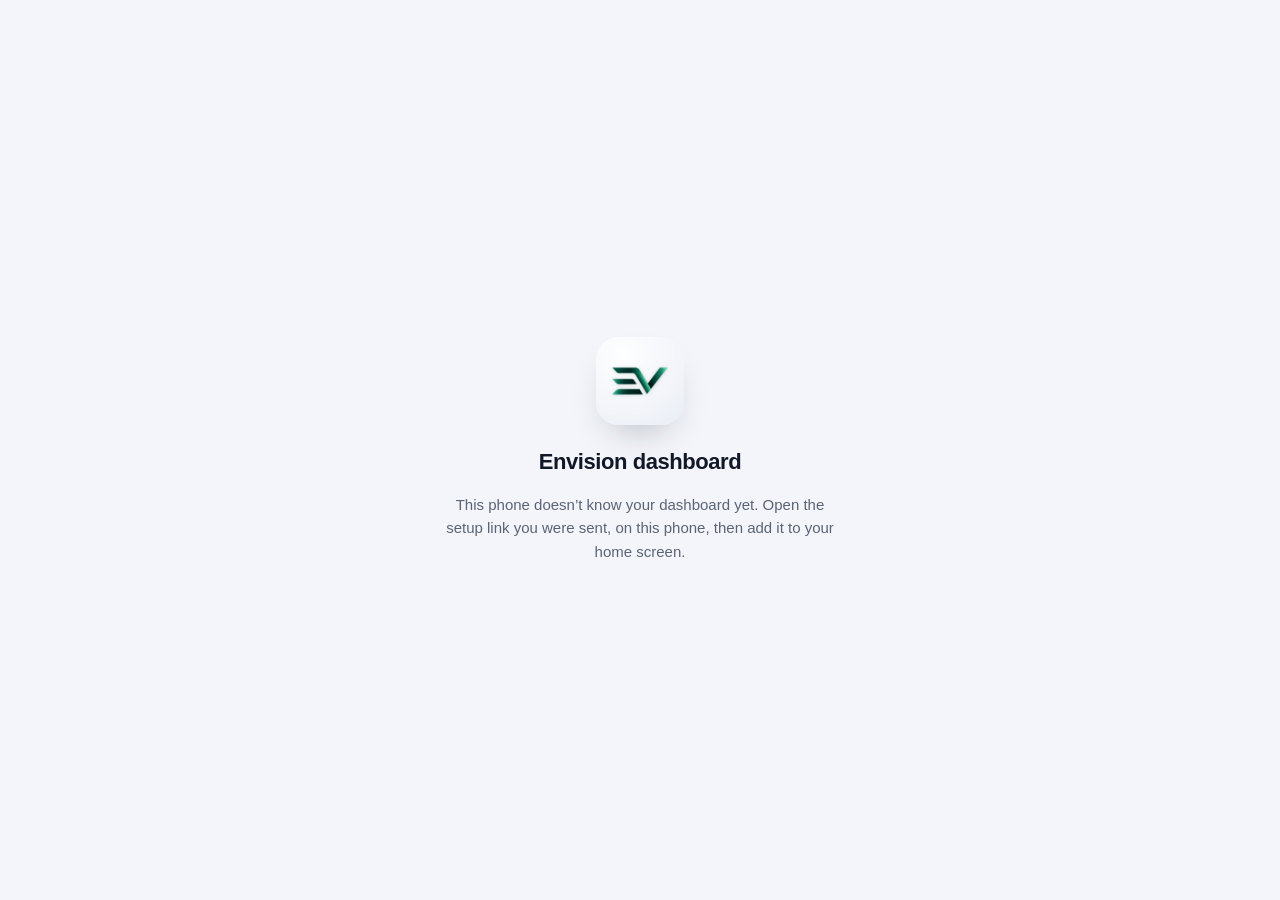
<file: dashboard/index.html>
<!doctype html>
<html lang="en">
<head>
  <meta charset="utf-8">
  <meta name="viewport" content="width=device-width,initial-scale=1,viewport-fit=cover">
  <title>Envision</title>
  <!-- Home-screen front door for the team dashboard, which lives in Claude. It exists so that
       "Add to Home Screen" picks up the Envision icon. The dashboard address is never stored in
       this file: it arrives in the link's #fragment (never sent to the server) and stays on the device. -->
  <meta name="robots" content="noindex,nofollow">
  <meta name="referrer" content="no-referrer">
  <meta name="color-scheme" content="light">
  <meta name="theme-color" content="#f3f5fa">
  <meta name="apple-mobile-web-app-title" content="Envision">
  <link rel="icon" type="image/png" sizes="32x32" href="favicon-32.png">
  <link rel="icon" type="image/png" sizes="192x192" href="icon-192.png">
  <link rel="apple-touch-icon" sizes="180x180" href="icon-180.png">
  <!-- No web manifest on purpose: phones then save the page's current address (the #go= link)
       for the icon, instead of a fixed start address that can't carry the dashboard link. -->
  <style>
    :root { --bg:#f3f5fa; --card:#fff; --fg:#111827; --muted:#5b6474; --line:#e3e7ef; --primary:#1f2a3d; }
    * { box-sizing:border-box; }
    html,body { margin:0; min-height:100%; }
    body { display:grid; place-items:center; min-height:100svh; padding:24px 16px; background:var(--bg); color:var(--fg); font:15px/1.55 -apple-system,BlinkMacSystemFont,"Segoe UI",Inter,Roboto,sans-serif; }
    main { display:grid; justify-items:center; gap:14px; width:min(400px,100%); text-align:center; }
    .icon { width:88px; height:88px; border-radius:22px; box-shadow:0 18px 40px -22px rgba(17,24,39,.45); }
    h1 { margin:6px 0 0; font-size:22px; letter-spacing:-.02em; }
    p { margin:0; color:var(--muted); }
    .card { display:grid; gap:10px; width:100%; margin-top:6px; padding:18px; border:1px solid var(--line); border-radius:18px; background:var(--card); text-align:left; }
    .card b { color:var(--fg); }
    ol { margin:0; padding-left:20px; color:var(--muted); }
    li + li { margin-top:4px; }
    .btn { display:inline-flex; align-items:center; justify-content:center; min-height:46px; padding:0 22px; border-radius:14px; background:var(--primary); color:#fff; font-weight:600; text-decoration:none; }
    .note { font-size:13px; }
    [hidden] { display:none !important; }
  </style>
</head>
<body>
  <main>
    <img class="icon" src="icon-192.png" alt="" width="88" height="88">
    <h1>Envision dashboard</h1>

    <section id="opening" hidden>
      <p>Opening your dashboard…</p>
      <p class="note"><a id="opening-link" href="#">Tap here if nothing happens</a></p>
    </section>

    <section id="setup" hidden>
      <p>This screen only shows up for setup. Add it to your home screen now, and the icon will open your dashboard straight away.</p>
      <div class="card">
        <b>Add it to your home screen</b>
        <ol id="setup-steps"></ol>
      </div>
      <p style="margin-top:8px"><a class="btn" id="setup-link" href="#">Open dashboard</a></p>
    </section>

    <section id="missing" hidden>
      <p>This phone doesn’t know your dashboard yet. Open the setup link you were sent, on this phone, then add it to your home screen.</p>
    </section>
  </main>
  <script>
    (() => {
      const KEY = 'envision-dashboard';
      const valid = id => /^[A-Za-z0-9_-]{8,64}$/.test(id || '');
      const read = () => { try { return localStorage.getItem(KEY); } catch (_) { return null; } };
      const keep = id => { try { localStorage.setItem(KEY, id); } catch (_) {} };
      const show = name => { document.getElementById(name).hidden = false; };

      // Two kinds of link: the setup link (#w=) shows how to add the icon, and the address the
      // icon saves (#go=) always opens the dashboard at once.
      const params = new URLSearchParams(location.hash.slice(1));
      const launch = valid(params.get('go')) ? params.get('go') : '';
      const setup = valid(params.get('w')) ? params.get('w') : '';
      const saved = read();
      const id = launch || setup || (valid(saved) ? saved : '');
      if (!id) { show('missing'); return; }
      keep(id);
      const target = 'https://claude.ai/artifact/' + encodeURIComponent(id);
      const fromIcon = navigator.standalone === true || matchMedia('(display-mode: standalone)').matches;

      if (setup && !launch && !fromIcon) {
        // Swap the address before the person adds it, so the icon saves the open-at-once link.
        history.replaceState(null, '', location.pathname + '#go=' + encodeURIComponent(id));
        const ua = navigator.userAgent;
        const steps = /iPhone|iPad|iPod/.test(ua) || (navigator.platform === 'MacIntel' && navigator.maxTouchPoints > 1)
          ? ['In Safari, tap the <b>Share</b> button (the square with an arrow).', 'Tap <b>Add to Home Screen</b>. If you see <b>Open as Web App</b>, turn it off, so it opens where you’re signed in to Claude.', 'Tap <b>Add</b>.']
          : /Android/.test(ua)
            ? ['In Chrome, tap <b>⋮</b> at the top right.', 'Tap <b>Add to home screen</b>, then <b>Add</b>.']
            : ['In Chrome, open <b>⋮</b> → <b>Cast, save and share</b>.', 'Choose <b>Create shortcut…</b>, then <b>Create</b>.'];
        document.getElementById('setup-steps').innerHTML = steps.map(s => `<li>${s}</li>`).join('');
        document.getElementById('setup-link').href = target;
        show('setup');
        return;
      }
      document.getElementById('opening-link').href = target;
      show('opening');
      location.replace(target);
    })();
  </script>
</body>
</html>
</file>
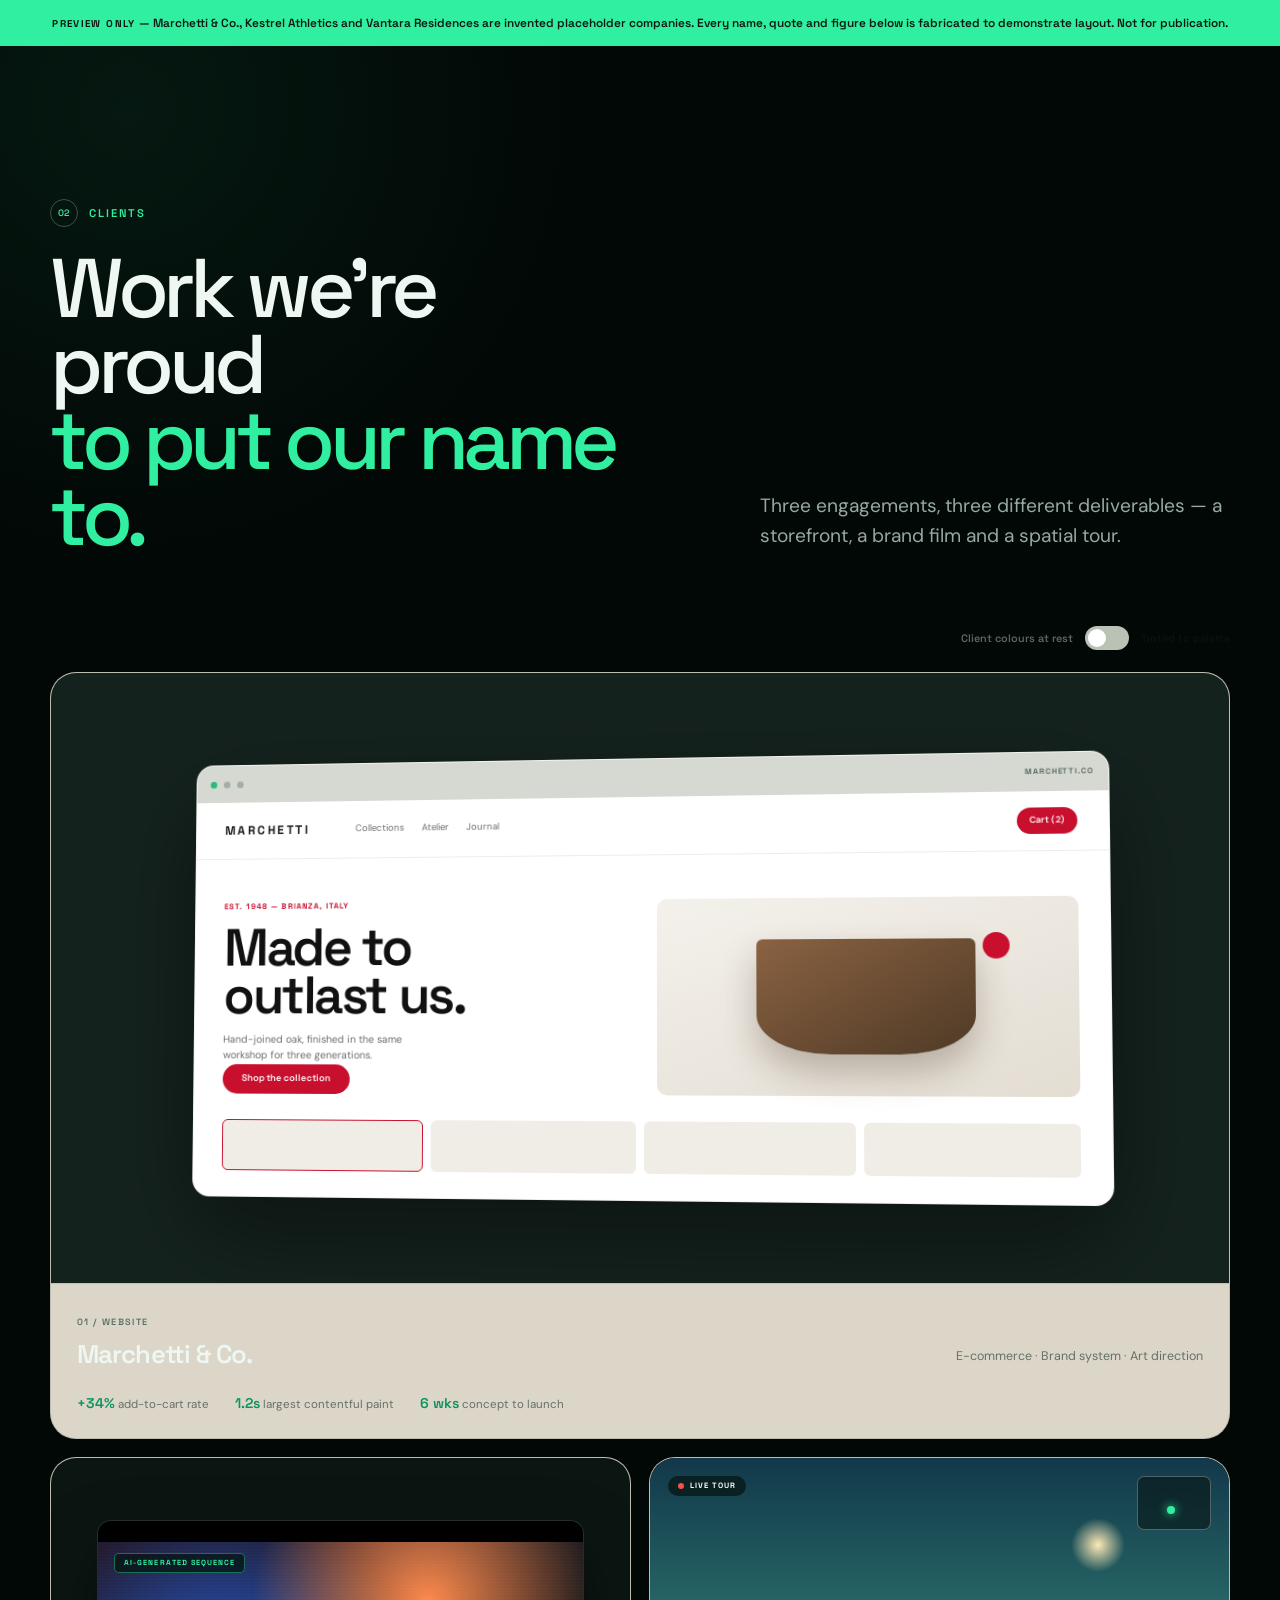
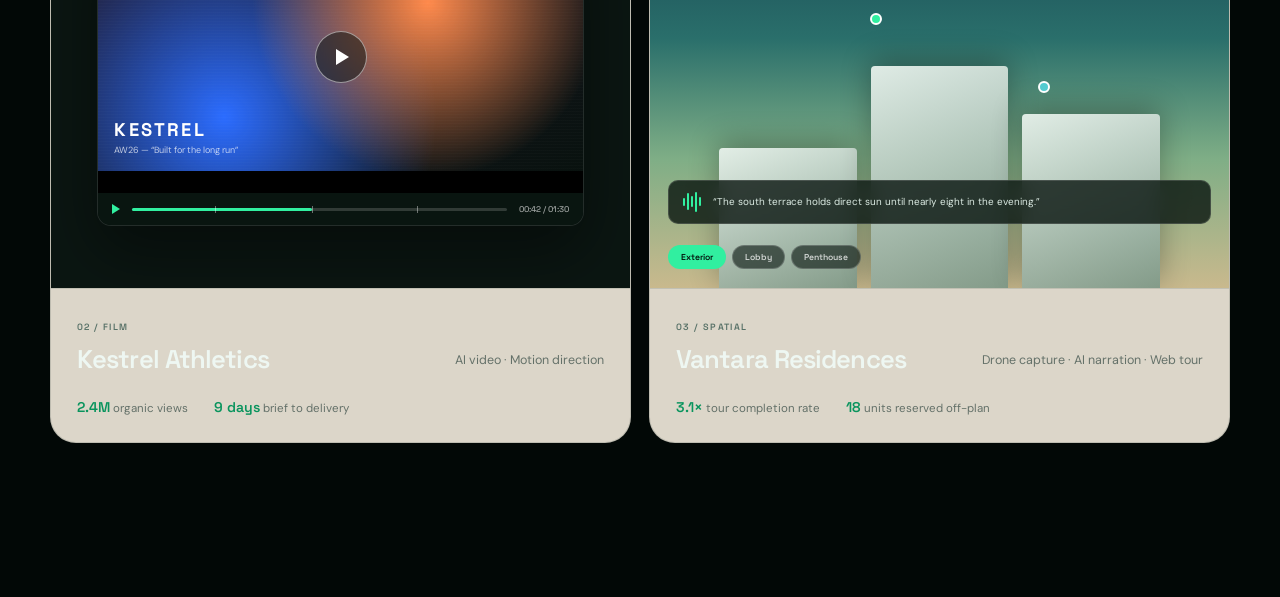
<file: work-preview.html>
<!doctype html>
<html lang="en">
<head>
<meta charset="utf-8">
<meta name="viewport" content="width=device-width, initial-scale=1">
<meta name="robots" content="noindex, nofollow">
<title>Work section — client preview</title>
<link rel="preconnect" href="https://fonts.googleapis.com">
<link rel="preconnect" href="https://fonts.gstatic.com" crossorigin>
<link href="https://fonts.googleapis.com/css2?family=DM+Sans:wght@400;500;600&family=Space+Grotesk:wght@400;500;600;700&display=swap" rel="stylesheet">
<link rel="stylesheet" href="styles.css">
<style>
/* ---- preview chrome (not part of the site) ---- */
.pv-banner { padding:14px 24px; color:#0a1a12; background:#31efa0; font:600 .74rem/1.5 "Space Grotesk",sans-serif; text-align:center; }
.pv-banner b { text-transform:uppercase; letter-spacing:.14em; font-size:.62rem; }
.pv-controls { display:flex; align-items:center; justify-content:flex-end; gap:12px; margin:0 0 22px; color:#5b675f; font:600 .68rem/1 "Space Grotesk",sans-serif; }
.pv-controls b { color:#09110e; }
.pv-switch { width:44px; height:24px; padding:3px; border:0; border-radius:999px; background:#b9c2b5; cursor:pointer; transition:background 240ms ease; }
.pv-switch i { display:block; width:18px; height:18px; border-radius:50%; background:#fff; transition:transform 240ms cubic-bezier(.2,.8,.2,1); }
.pv-switch[aria-pressed="true"] { background:#09945d; }
.pv-switch[aria-pressed="true"] i { transform:translateX(20px); }
.project-grid.is-tinted .project-visual { filter:saturate(.16) contrast(1.06) brightness(.97); transition:filter 520ms ease; }
.project-grid.is-tinted .project:hover .project-visual { filter:none; }

/* ---- shared additions to the real card ---- */
.project-results { display:flex; flex-wrap:wrap; gap:8px 26px; padding:0 26px 24px; }
.project-results span { color:#647169; font-size:.72rem; }
.project-results b { color:#09945d; font:600 .88rem/1 "Space Grotesk",sans-serif; }

/* ================= 01 — MARCHETTI (website, deliberately red/white) ================= */
.project-site { display:grid; place-items:center; padding:6%; background:#14221d; }
.mc { background:#fff; color:#1a1a1a; font-family:"DM Sans",sans-serif; }
.mc-nav { display:flex; align-items:center; gap:26px; padding:16px 30px; border-bottom:1px solid #ececec; }
.mc-nav b { font:700 .78rem/1 "Space Grotesk",sans-serif; letter-spacing:.2em; }
.mc-nav nav { display:flex; gap:18px; margin-left:22px; }
.mc-nav nav span { color:#6d6d6d; font-size:.6rem; }
.mc-nav em { margin-left:auto; padding:6px 12px; border-radius:999px; color:#fff; background:#c8102e; font-style:normal; font-size:.55rem; font-weight:600; }
.mc-hero { display:grid; grid-template-columns:1fr 1fr; gap:34px; padding:44px 30px 26px; }
.mc-copy { display:flex; flex-direction:column; align-items:flex-start; }
.mc-copy small { color:#c8102e; font:700 .5rem/1 "Space Grotesk",sans-serif; letter-spacing:.14em; text-transform:uppercase; }
.mc-copy strong { margin:14px 0 12px; color:#111; font:600 clamp(1.9rem,4.2vw,3.4rem)/.92 "Space Grotesk",sans-serif; letter-spacing:-.045em; }
.mc-copy p { max-width:30ch; margin:0; color:#6d6d6d; font-size:.66rem; line-height:1.6; }
.mc-cta { margin-top:auto; padding:10px 20px; border-radius:999px; color:#fff; background:#c8102e; font:600 .6rem/1 "Space Grotesk",sans-serif; }
.mc-product { position:relative; display:grid; place-items:center; min-height:170px; border-radius:10px; background:linear-gradient(160deg,#f4f1ec,#e3ddd2); }
.mc-product i { width:52%; height:58%; border-radius:6px 6px 34% 34%; background:linear-gradient(150deg,#8a6242,#4f3a26); box-shadow:0 18px 34px rgba(60,40,22,.28); }
.mc-product u { position:absolute; right:16%; top:18%; width:26px; height:26px; border-radius:50%; background:#c8102e; }
.mc-strip { display:grid; grid-template-columns:repeat(4,1fr); gap:8px; padding:0 30px 26px; }
.mc-strip i { height:52px; border-radius:6px; background:#f0ede7; }
.mc-strip i:first-child { border:1.5px solid #c8102e; }

/* ================= 02 — KESTREL (AI brand film) ================= */
.project-film { display:grid; place-items:center; padding:8%; background:#0b1612; }
.film { width:100%; overflow:hidden; border:1px solid rgba(255,255,255,.12); border-radius:14px; background:#06100c; box-shadow:0 26px 64px rgba(0,0,0,.44); }
.film-frame { position:relative; aspect-ratio:16/9; overflow:hidden; }
.film-scene { position:absolute; inset:0; background:radial-gradient(circle at 68% 30%,#ff8a4c,transparent 46%),radial-gradient(circle at 26% 72%,#2b6cff,transparent 52%),linear-gradient(150deg,#241a2e,#07110d); animation:film-drift 9s ease-in-out infinite alternate; }
@keyframes film-drift { to { transform:scale(1.08) translateX(-2%); } }
.film-frame::before,.film-frame::after { content:""; position:absolute; left:0; right:0; height:8%; background:#000; z-index:2; }
.film-frame::before { top:0; } .film-frame::after { bottom:0; }
.film-grain { position:absolute; inset:0; opacity:.3; background-image:repeating-linear-gradient(0deg,rgba(255,255,255,.05) 0 1px,transparent 1px 3px); }
.film-play { position:absolute; top:50%; left:50%; z-index:3; display:grid; place-items:center; width:52px; height:52px; padding:0; border:1px solid rgba(255,255,255,.5); border-radius:50%; background:rgba(8,18,13,.5); backdrop-filter:blur(6px); transform:translate(-50%,-50%); }
.film-play i { width:0; height:0; margin-left:4px; border-top:8px solid transparent; border-bottom:8px solid transparent; border-left:13px solid #fff; }
.film-badge { position:absolute; top:12%; left:16px; z-index:3; padding:5px 9px; border:1px solid rgba(49,239,160,.4); border-radius:5px; color:#31efa0; background:rgba(4,20,13,.7); font:700 .46rem/1 "Space Grotesk",sans-serif; letter-spacing:.14em; }
.film-lower { position:absolute; bottom:13%; left:16px; z-index:3; }
.film-lower b { display:block; color:#fff; font:700 1.15rem/1 "Space Grotesk",sans-serif; letter-spacing:.12em; }
.film-lower span { display:block; margin-top:4px; color:rgba(255,255,255,.72); font-size:.56rem; }
.film-bar { display:flex; align-items:center; gap:12px; padding:11px 14px; background:#091510; }
.film-play-sm { width:0; height:0; border-top:5px solid transparent; border-bottom:5px solid transparent; border-left:8px solid #31efa0; }
.film-track { position:relative; flex:1; height:3px; border-radius:3px; background:rgba(255,255,255,.16); }
.film-track u { position:absolute; inset:0 52% 0 0; border-radius:3px; background:#31efa0; }
.film-track s { position:absolute; top:-2px; width:1px; height:7px; background:rgba(255,255,255,.4); }
.film-track s:nth-of-type(1){left:22%}.film-track s:nth-of-type(2){left:48%}.film-track s:nth-of-type(3){left:76%}
.film-bar em { color:rgba(255,255,255,.6); font:500 .52rem/1 "Space Grotesk",sans-serif; font-style:normal; }

/* ================= 03 — VANTARA (AI drone tour) ================= */
.project-tour { position:relative; overflow:hidden; background:#07110d; }
.tour { position:absolute; inset:0; }
.tour-sky { position:absolute; inset:0; background:linear-gradient(#12384a 0%,#2a6f6b 42%,#7fae86 70%,#c9b98d 100%); }
.tour-sky::after { content:""; position:absolute; top:14%; right:18%; width:54px; height:54px; border-radius:50%; background:radial-gradient(circle,#ffe9b5,rgba(255,233,181,0) 70%); }
.tour-blocks { position:absolute; inset:auto 0 0 0; display:flex; align-items:flex-end; justify-content:center; gap:14px; height:56%; padding:0 12%; }
.tour-blocks i { flex:1; border-radius:4px 4px 0 0; background:linear-gradient(160deg,rgba(233,242,236,.94),rgba(120,150,136,.86)); box-shadow:0 -6px 30px rgba(0,0,0,.3); }
.tour-blocks i:nth-child(1){height:58%}.tour-blocks i:nth-child(2){height:92%}.tour-blocks i:nth-child(3){height:72%}
.tour-pin { position:absolute; z-index:3; width:12px; height:12px; border:2px solid #fff; border-radius:50%; background:#31efa0; box-shadow:0 0 0 0 rgba(49,239,160,.55); animation:tour-pulse 2.4s ease-out infinite; }
.tour-pin-2 { animation-delay:1.1s; background:#53cbd0; }
@keyframes tour-pulse { 70%,100% { box-shadow:0 0 0 16px rgba(49,239,160,0); } }
.tour-pin-1 { top:36%; left:38%; } .tour-pin-2 { top:52%; right:31%; }
.tour-badge { position:absolute; top:18px; left:18px; z-index:4; display:flex; align-items:center; gap:6px; padding:6px 10px; border-radius:999px; color:#fff; background:rgba(6,18,13,.66); backdrop-filter:blur(8px); font:700 .48rem/1 "Space Grotesk",sans-serif; letter-spacing:.13em; }
.tour-badge i { width:6px; height:6px; border-radius:50%; background:#ff4d4d; animation:tour-blink 1.6s ease-in-out infinite; }
@keyframes tour-blink { 50% { opacity:.25; } }
.tour-map { position:absolute; top:18px; right:18px; z-index:4; width:74px; height:54px; border:1px solid rgba(255,255,255,.28); border-radius:7px; background:rgba(6,18,13,.55); backdrop-filter:blur(8px); }
.tour-map i { position:absolute; top:56%; left:40%; width:8px; height:8px; border-radius:50%; background:#31efa0; box-shadow:0 0 10px #31efa0; }
.tour-caption { position:absolute; right:18px; bottom:64px; left:18px; z-index:4; display:flex; align-items:center; gap:12px; padding:11px 14px; border:1px solid rgba(255,255,255,.14); border-radius:10px; background:rgba(5,16,11,.78); backdrop-filter:blur(10px); }
.tour-caption p { margin:0; color:#dcebe3; font-size:.62rem; line-height:1.45; }
.tour-wave { display:flex; align-items:center; gap:2px; height:20px; }
.tour-wave i { width:2px; border-radius:2px; background:#31efa0; animation:tour-wave 1s ease-in-out infinite; }
.tour-wave i:nth-child(1){height:40%;animation-delay:0s}.tour-wave i:nth-child(2){height:85%;animation-delay:.12s}.tour-wave i:nth-child(3){height:55%;animation-delay:.24s}.tour-wave i:nth-child(4){height:100%;animation-delay:.36s}.tour-wave i:nth-child(5){height:45%;animation-delay:.48s}
@keyframes tour-wave { 50% { transform:scaleY(.4); } }
.tour-chips { position:absolute; bottom:18px; left:18px; z-index:4; display:flex; gap:6px; }
.tour-chips span { padding:7px 12px; border:1px solid rgba(255,255,255,.2); border-radius:999px; color:rgba(255,255,255,.76); background:rgba(6,18,13,.6); backdrop-filter:blur(8px); font:600 .54rem/1 "Space Grotesk",sans-serif; }
.tour-chips span.is-on { color:#04150e; border-color:transparent; background:#31efa0; }

@media (max-width:880px) {
  .project-grid { grid-template-columns:1fr; }
  .mc-hero { grid-template-columns:1fr; }
  .mc-product { min-height:130px; }
}
</style>
</head>
<body>

<div class="pv-banner">
  <b>Preview only</b> — Marchetti &amp; Co., Kestrel Athletics and Vantara Residences are invented placeholder companies. Every name, quote and figure below is fabricated to demonstrate layout. Not for publication.
</div>

<section class="section work" id="work">
  <div class="section-shell">
    <div class="section-heading section-heading-wide reveal is-visible">
      <p class="kicker"><span>02</span> Clients</p>
      <h2>Work we&rsquo;re proud<br><em>to put our name to.</em></h2>
      <p>Three engagements, three different deliverables &mdash; a storefront, a brand film and a spatial tour.</p>
    </div>

    <div class="pv-controls">
      <span>Client colours at rest</span>
      <button class="pv-switch" id="tint" type="button" aria-pressed="false" aria-label="Toggle tinted treatment"><i></i></button>
      <b>Tinted to palette</b>
    </div>

    <div class="project-grid" id="grid">

      <article class="project project-large reveal is-visible">
        <div class="project-visual project-site" aria-hidden="true">
          <div class="mock-browser">
            <div class="mock-browser-bar"><span></span><span></span><span></span><i>marchetti.co</i></div>
            <div class="mc">
              <header class="mc-nav">
                <b>MARCHETTI</b>
                <nav><span>Collections</span><span>Atelier</span><span>Journal</span></nav>
                <em>Cart (2)</em>
              </header>
              <div class="mc-hero">
                <div class="mc-copy">
                  <small>Est. 1948 &mdash; Brianza, Italy</small>
                  <strong>Made to<br>outlast us.</strong>
                  <p>Hand-joined oak, finished in the same workshop for three generations.</p>
                  <span class="mc-cta">Shop the collection</span>
                </div>
                <div class="mc-product"><i></i><u></u></div>
              </div>
              <div class="mc-strip"><i></i><i></i><i></i><i></i></div>
            </div>
          </div>
        </div>
        <div class="project-meta">
          <div><span>01 / WEBSITE</span><h3>Marchetti &amp; Co.</h3></div>
          <p>E-commerce &middot; Brand system &middot; Art direction</p>
        </div>
        <div class="project-results">
          <span><b>+34%</b> add-to-cart rate</span>
          <span><b>1.2s</b> largest contentful paint</span>
          <span><b>6 wks</b> concept to launch</span>
        </div>
      </article>

      <article class="project reveal is-visible">
        <div class="project-visual project-film" aria-hidden="true">
          <div class="film">
            <div class="film-frame">
              <div class="film-scene"></div>
              <div class="film-grain"></div>
              <div class="film-badge">AI-GENERATED SEQUENCE</div>
              <button class="film-play" type="button" tabindex="-1"><i></i></button>
              <div class="film-lower"><b>KESTREL</b><span>AW26 &mdash; &ldquo;Built for the long run&rdquo;</span></div>
            </div>
            <div class="film-bar">
              <i class="film-play-sm"></i>
              <div class="film-track"><u></u><s></s><s></s><s></s></div>
              <em>00:42 / 01:30</em>
            </div>
          </div>
        </div>
        <div class="project-meta">
          <div><span>02 / FILM</span><h3>Kestrel Athletics</h3></div>
          <p>AI video &middot; Motion direction</p>
        </div>
        <div class="project-results">
          <span><b>2.4M</b> organic views</span>
          <span><b>9 days</b> brief to delivery</span>
        </div>
      </article>

      <article class="project reveal is-visible">
        <div class="project-visual project-tour" aria-hidden="true">
          <div class="tour">
            <div class="tour-sky"></div>
            <div class="tour-blocks"><i></i><i></i><i></i></div>
            <span class="tour-pin tour-pin-1"></span>
            <span class="tour-pin tour-pin-2"></span>
            <div class="tour-badge"><i></i> LIVE TOUR</div>
            <div class="tour-map"><i></i></div>
            <div class="tour-caption">
              <div class="tour-wave"><i></i><i></i><i></i><i></i><i></i></div>
              <p>&ldquo;The south terrace holds direct sun until nearly eight in the evening.&rdquo;</p>
            </div>
            <div class="tour-chips"><span class="is-on">Exterior</span><span>Lobby</span><span>Penthouse</span></div>
          </div>
        </div>
        <div class="project-meta">
          <div><span>03 / SPATIAL</span><h3>Vantara Residences</h3></div>
          <p>Drone capture &middot; AI narration &middot; Web tour</p>
        </div>
        <div class="project-results">
          <span><b>3.1&times;</b> tour completion rate</span>
          <span><b>18</b> units reserved off-plan</span>
        </div>
      </article>

    </div>
  </div>
</section>

<script>
  var tint = document.getElementById('tint');
  var grid = document.getElementById('grid');
  tint.addEventListener('click', function () {
    var on = tint.getAttribute('aria-pressed') !== 'true';
    tint.setAttribute('aria-pressed', String(on));
    grid.classList.toggle('is-tinted', on);
  });
</script>
</body>
</html>
</file>
<file: styles.css>
:root {
  --ink: #020806;
  --ink-soft: #06130e;
  --panel: #0a1712;
  --panel-high: #0e2119;
  --paper: #eef7f2;
  --paper-warm: #e8e1d2;
  --muted: #96a9a0;
  --green: #31efa0;
  --green-deep: #0bad6b;
  --mint: #9ff8d2;
  --aqua: #53cbd0;
  --line: rgba(166, 239, 205, 0.15);
  --line-strong: rgba(166, 239, 205, 0.3);
  --display: "Space Grotesk", system-ui, sans-serif;
  --body: "DM Sans", system-ui, sans-serif;
  --radius: 24px;
}

*, *::before, *::after { box-sizing: border-box; }

html {
  scroll-behavior: smooth;
  scroll-padding-top: 100px;
  background: var(--ink);
}

body {
  margin: 0;
  min-width: 320px;
  overflow-x: hidden;
  color: var(--paper);
  background:
    radial-gradient(circle at 10% 5%, rgba(49, 239, 160, 0.07), transparent 28rem),
    var(--ink);
  font-family: var(--body);
  font-size: 16px;
  line-height: 1.55;
  -webkit-font-smoothing: antialiased;
  text-rendering: optimizeLegibility;
}

body.menu-open { overflow: hidden; }

::selection { color: var(--ink); background: var(--green); }

img, canvas { display: block; max-width: 100%; }

a { color: inherit; }

button, input, textarea, select { font: inherit; }

button { color: inherit; }

.sr-only {
  position: absolute;
  width: 1px;
  height: 1px;
  padding: 0;
  margin: -1px;
  overflow: hidden;
  clip: rect(0, 0, 0, 0);
  white-space: nowrap;
  border: 0;
}

:focus-visible {
  outline: 2px solid var(--green);
  outline-offset: 4px;
}

.skip-link {
  position: fixed;
  z-index: 1200;
  top: 12px;
  left: 12px;
  transform: translateY(-180%);
  padding: 11px 16px;
  border-radius: 999px;
  color: var(--ink);
  background: var(--green);
  text-decoration: none;
  font-weight: 700;
  transition: transform 180ms ease;
}

.skip-link:focus { transform: none; }

/* Loader */
.loader {
  transition: opacity 500ms ease 120ms, visibility 500ms ease 120ms;
}

.loader::before,
.loader::after {
  content: "";
  position: absolute;
  pointer-events: none;
}

.loader::before {
  width: 46vw;
  height: 46vw;
  max-width: 680px;
  max-height: 680px;
  border-radius: 50%;
  background: radial-gradient(circle, rgba(49, 239, 160, 0.13), rgba(83, 203, 208, 0.03) 40%, transparent 70%);
  animation: loader-breathe 2.4s ease-in-out infinite alternate;
}

.loader::after {
  inset: 0;
  opacity: 0.3;
  background-image:
    linear-gradient(rgba(49, 239, 160, 0.05) 1px, transparent 1px),
    linear-gradient(90deg, rgba(49, 239, 160, 0.05) 1px, transparent 1px);
  background-size: 72px 72px;
  mask-image: radial-gradient(circle at center, black, transparent 70%);
}

@keyframes loader-breathe { to { transform: scale(1.12); opacity: 0.65; } }

.loader-inner {
  position: relative;
  z-index: 1;
  width: min(560px, calc(100vw - 48px));
}

.loader-brand {
  display: flex;
  align-items: center;
  justify-content: center;
  gap: 20px;
  overflow: hidden;
}

.loader-mark {
  display: grid;
  place-items: center;
  filter: drop-shadow(0 0 24px rgba(49, 239, 160, 0.4));
  animation: loader-mark-in 700ms cubic-bezier(0.2, 0.8, 0.2, 1) both;
}

.loader-name {
  font: 600 clamp(1.4rem, 4vw, 2rem)/1 var(--display);
  letter-spacing: 0.28em;
  animation: loader-name-in 700ms cubic-bezier(0.2, 0.8, 0.2, 1) 80ms both;
}

.loader-meta {
  display: flex;
  justify-content: space-between;
  align-items: end;
  margin-top: 52px;
  color: var(--muted);
  font: 500 0.7rem/1 var(--display);
  letter-spacing: 0.16em;
  text-transform: uppercase;
}

.loader-percent {
  color: var(--paper);
  font-size: 1.7rem;
  letter-spacing: -0.04em;
}

.loader-track {
  position: relative;
  height: 2px;
  margin-top: 14px;
  overflow: hidden;
  background: rgba(255,255,255,0.1);
}

.loader-track span {
  position: absolute;
  inset: 0;
  transform: scaleX(0);
  transform-origin: left;
  background: linear-gradient(90deg, var(--green-deep), var(--green), var(--aqua));
  box-shadow: 0 0 20px rgba(49, 239, 160, 0.7);
}

@keyframes loader-mark-in { from { opacity: 0; transform: translateX(-28px) rotate(-8deg); } }
@keyframes loader-name-in { from { opacity: 0; transform: translateY(110%); } }

html.is-ready .loader {
  opacity: 0;
  visibility: hidden;
  pointer-events: none;
}

html.is-ready .loader-inner { transform: translateY(-12px); transition: transform 500ms ease; }

/* Floating navigation */
.topbar {
  position: fixed;
  z-index: 100;
  top: 18px;
  left: 50%;
  width: min(1180px, calc(100% - 36px));
  transform: translateX(-50%);
}

.topbar-inner {
  position: relative;
  display: flex;
  align-items: center;
  min-height: 70px;
  padding: 8px 10px 8px 18px;
  border: 1px solid rgba(255,255,255,0.09);
  border-radius: 24px;
  background: rgba(9, 18, 14, 0.97);
  box-shadow: 0 22px 70px rgba(0,0,0,0.28), inset 0 1px rgba(255,255,255,0.04);
  transition: background 250ms ease, border-color 250ms ease, transform 250ms ease;
}

.topbar.is-scrolled .topbar-inner {
  background: rgba(8, 16, 13, 0.93);
  border-color: rgba(49,239,160,0.14);
}

.brand {
  display: flex;
  align-items: center;
  gap: 10px;
  flex-shrink: 0;
  text-decoration: none;
}

.brand img {
  width: 46px;
  height: auto;
  filter: drop-shadow(0 0 12px rgba(49,239,160,0.28));
}

.brand-copy { display: flex; flex-direction: column; line-height: 1; }
.brand-copy strong { font: 600 1.02rem/1 var(--display); letter-spacing: -0.02em; }
.brand-copy small { margin-top: 5px; color: var(--muted); font-size: 0.58rem; letter-spacing: 0.1em; text-transform: uppercase; }

.nav-divider {
  width: 1px;
  height: 38px;
  margin: 0 22px;
  background: rgba(255,255,255,0.14);
}

.site-navigation {
  display: flex;
  align-items: center;
  justify-content: center;
  gap: 3px;
  flex: 1;
}

.nav-link {
  position: relative;
  padding: 11px 15px;
  border-radius: 999px;
  color: #c8d5cf;
  text-decoration: none;
  font: 600 0.78rem/1 var(--display);
  letter-spacing: 0.01em;
  transition: color 180ms ease, background 180ms ease, transform 180ms ease;
}

.nav-link:hover { color: var(--paper); transform: translateY(-1px); }

.nav-link.is-active {
  color: var(--ink);
  background: var(--paper-warm);
  box-shadow: 0 6px 20px rgba(0,0,0,0.18);
}

.nav-cta,
.nav-mobile-cta {
  display: inline-flex;
  align-items: center;
  gap: 16px;
  padding: 17px 20px;
  border-radius: 17px;
  color: #02150c;
  background: linear-gradient(120deg, var(--green-deep), var(--green));
  box-shadow: 0 12px 32px rgba(49, 239, 160, 0.16);
  text-decoration: none;
  white-space: nowrap;
  font: 700 0.76rem/1 var(--display);
  transition: transform 180ms ease, box-shadow 180ms ease;
}

.nav-cta:hover { transform: translateY(-2px); box-shadow: 0 16px 38px rgba(49,239,160,0.25); }
.nav-cta span, .nav-mobile-cta span { font-size: 1rem; transition: transform 180ms ease; }
.nav-cta:hover span, .nav-mobile-cta:hover span { transform: translate(2px,-2px); }
.nav-mobile-cta, .menu-toggle { display: none; }

/* Shared */
.kicker {
  display: flex;
  align-items: center;
  gap: 11px;
  margin: 0 0 24px;
  color: var(--green);
  font: 600 0.7rem/1 var(--display);
  letter-spacing: 0.18em;
  text-transform: uppercase;
}

.kicker > span:not(.status-dot) {
  display: inline-grid;
  place-items: center;
  width: 28px;
  height: 28px;
  border: 1px solid var(--line-strong);
  border-radius: 50%;
  font-size: 0.58rem;
  letter-spacing: 0;
}

.status-dot {
  position: relative;
  display: inline-block;
  width: 8px;
  height: 8px;
  border-radius: 50%;
  background: var(--green);
  box-shadow: 0 0 14px rgba(49,239,160,0.9);
}

.status-dot::after {
  content: "";
  position: absolute;
  inset: -5px;
  border: 1px solid rgba(49,239,160,0.5);
  border-radius: inherit;
  animation: pulse-ring 1.8s ease-out infinite;
}

@keyframes pulse-ring { to { transform: scale(1.6); opacity: 0; } }

.button {
  display: inline-flex;
  align-items: center;
  justify-content: center;
  gap: 24px;
  min-height: 56px;
  padding: 0 24px;
  border: 1px solid transparent;
  border-radius: 15px;
  cursor: pointer;
  text-decoration: none;
  font: 700 0.78rem/1 var(--display);
  transition: transform 180ms ease, border-color 180ms ease, background 180ms ease, box-shadow 180ms ease;
}

.button span { font-size: 1rem; }

.button-primary {
  color: #02150c;
  background: linear-gradient(120deg, var(--green-deep), var(--green) 65%, #55f2c7);
  box-shadow: 0 14px 34px rgba(49,239,160,0.17);
}

.button-primary:hover { box-shadow: 0 18px 48px rgba(49,239,160,0.28); transform: translateY(-2px); }

.button-secondary {
  color: var(--paper);
  border-color: var(--line-strong);
  background: rgba(255,255,255,0.02);
}

.button-secondary:hover { border-color: rgba(49,239,160,0.6); background: rgba(49,239,160,0.06); }

.section {
  padding: clamp(110px, 12vw, 180px) 0;
}

.section-shell {
  width: min(1180px, calc(100% - 48px));
  margin: 0 auto;
}

.section-heading {
  display: grid;
  grid-template-columns: 1fr 1fr;
  column-gap: 50px;
  align-items: end;
  margin-bottom: 72px;
}

.section-heading .kicker { grid-column: 1 / -1; }

.section-heading h2,
.manifesto h2,
.contact-copy h2 {
  margin: 0;
  font: 500 clamp(3rem, 6.5vw, 6.2rem)/0.91 var(--display);
  letter-spacing: -0.065em;
}

.section-heading h2 em,
.manifesto h2 em,
.contact-copy h2 em {
  color: var(--green);
  font-style: normal;
}

.section-heading > p:last-child {
  max-width: 470px;
  margin: 0 0 4px auto;
  color: var(--muted);
  font-size: clamp(1rem, 1.6vw, 1.2rem);
}

.reveal {
  opacity: 0;
  transform: translateY(32px);
  transition: opacity 800ms cubic-bezier(0.2,0.75,0.25,1), transform 800ms cubic-bezier(0.2,0.75,0.25,1);
}

.reveal.is-visible { opacity: 1; transform: none; }

/* Hero */
.hero {
  position: relative;
  display: grid;
  grid-template-columns: minmax(0, 1.02fr) minmax(420px, 0.98fr);
  align-items: center;
  gap: clamp(36px, 5vw, 82px);
  min-height: 100svh;
  width: min(1320px, calc(100% - 48px));
  margin: 0 auto;
  padding: 132px clamp(0px, 2.8vw, 38px) 84px;
  overflow: clip;
}

.hero::before {
  content: "";
  position: fixed;
  z-index: -2;
  inset: 0;
  pointer-events: none;
  background-image:
    linear-gradient(rgba(113, 227, 173, 0.035) 1px, transparent 1px),
    linear-gradient(90deg, rgba(113, 227, 173, 0.035) 1px, transparent 1px);
  background-size: 78px 78px;
  mask-image: linear-gradient(to bottom, black, transparent 82%);
}

.ambient {
  position: absolute;
  z-index: -1;
  border-radius: 50%;
  pointer-events: none;
}

.ambient-one { width: 440px; height: 440px; left: -230px; top: 18%; background: radial-gradient(circle, rgba(11,173,107,0.15), transparent 70%); }
.ambient-two { width: 500px; height: 500px; right: -260px; top: 10%; background: radial-gradient(circle, rgba(83,203,208,0.11), transparent 70%); }

.hero-copy { position: relative; z-index: 2; }

.hero h1 {
  max-width: 820px;
  margin: 0;
  font: 500 clamp(3.5rem, 7.25vw, 7.1rem)/0.88 var(--display);
  letter-spacing: -0.075em;
}

.hero h1 em {
  color: transparent;
  background: linear-gradient(100deg, var(--green) 5%, var(--mint) 56%, var(--aqua));
  background-clip: text;
  -webkit-background-clip: text;
  font-style: normal;
}

.hero-intro {
  max-width: 590px;
  margin: 32px 0 0;
  color: var(--muted);
  font-size: clamp(1.02rem, 1.45vw, 1.22rem);
  line-height: 1.65;
}

.hero-actions { display: flex; flex-wrap: wrap; gap: 12px; margin-top: 34px; }

.hero-disciplines {
  display: flex;
  align-items: center;
  gap: 12px;
  margin-top: 44px;
  color: #71887d;
  font: 600 0.66rem/1 var(--display);
  letter-spacing: 0.13em;
  text-transform: uppercase;
}

.hero-disciplines i { width: 3px; height: 3px; border-radius: 50%; background: var(--green); }

.hero-visual {
  position: relative;
  min-width: 0;
  aspect-ratio: 1 / 1.05;
  overflow: hidden;
  border: 1px solid var(--line);
  border-radius: 44px 10px 44px 10px;
  background:
    radial-gradient(circle at 50% 45%, rgba(49,239,160,0.09), transparent 39%),
    linear-gradient(150deg, rgba(255,255,255,0.025), rgba(255,255,255,0));
  box-shadow: 0 40px 100px rgba(0,0,0,0.38), inset 0 1px rgba(255,255,255,0.04);
}

.hero-visual::after {
  content: "";
  position: absolute;
  inset: 0;
  pointer-events: none;
  border-radius: inherit;
  background: linear-gradient(115deg, rgba(255,255,255,0.06), transparent 24%, transparent 72%, rgba(49,239,160,0.035));
}

.scene-grid {
  position: absolute;
  inset: 0;
  opacity: 0.42;
  background-image:
    linear-gradient(rgba(49,239,160,0.08) 1px, transparent 1px),
    linear-gradient(90deg, rgba(49,239,160,0.08) 1px, transparent 1px);
  background-size: 42px 42px;
  mask-image: radial-gradient(circle at center, black, transparent 73%);
}

#hero-canvas { position: absolute; inset: 0; width: 100%; height: 100%; }

.scene-topline {
  position: absolute;
  top: 22px;
  left: 24px;
  right: 24px;
  display: flex;
  justify-content: space-between;
  color: rgba(238,247,242,0.55);
  font: 600 0.55rem/1 var(--display);
  letter-spacing: 0.18em;
}

.scene-topline span:last-child { color: var(--green); }

.scene-crosshair {
  position: absolute;
  top: 50%;
  left: 50%;
  width: 36px;
  height: 36px;
  opacity: 0.35;
  transform: translate(-50%,-50%);
}

.scene-crosshair span { position: absolute; background: var(--paper); }
.scene-crosshair span:first-child { top: 50%; left: 0; width: 100%; height: 1px; }
.scene-crosshair span:last-child { top: 0; left: 50%; width: 1px; height: 100%; }

.scene-caption {
  position: absolute;
  left: 24px;
  right: 24px;
  bottom: 22px;
  display: grid;
  grid-template-columns: 42px 1fr;
  gap: 16px;
  align-items: center;
}

.scene-index {
  display: grid;
  place-items: center;
  width: 42px;
  height: 42px;
  border: 1px solid var(--line-strong);
  border-radius: 50%;
  color: var(--green);
  font: 600 0.65rem/1 var(--display);
}

.scene-caption p { max-width: 280px; margin: 0; color: rgba(238,247,242,0.68); font-size: 0.74rem; line-height: 1.45; }

.scroll-cue {
  position: absolute;
  left: clamp(0px, 2.8vw, 38px);
  bottom: 28px;
  display: inline-flex;
  align-items: center;
  gap: 12px;
  color: rgba(238,247,242,0.46);
  text-decoration: none;
  font: 600 0.57rem/1 var(--display);
  letter-spacing: 0.16em;
  text-transform: uppercase;
}

.scroll-cue i {
  display: grid;
  place-items: center;
  width: 28px;
  height: 28px;
  border: 1px solid var(--line);
  border-radius: 50%;
  color: var(--green);
  font-style: normal;
  animation: cue-bob 1.8s ease-in-out infinite;
}

@keyframes cue-bob { 50% { transform: translateY(4px); } }

/* Ticker */
.ticker {
  overflow: hidden;
  border-block: 1px solid var(--line);
  background: #06110d;
}

.ticker-track {
  display: flex;
  width: max-content;
  align-items: center;
  gap: 28px;
  padding: 17px 0;
  animation: ticker-run 34s linear infinite;
  will-change: transform;
}

.ticker-track.is-paused,
.project-film.is-paused .film-scene,
.project-tour.is-paused .tour-pin,
.project-tour.is-paused .tour-badge i,
.project-tour.is-paused .tour-wave i {
  animation-play-state: paused;
}

.ticker-track span { color: #91a59b; font: 600 0.65rem/1 var(--display); letter-spacing: 0.17em; text-transform: uppercase; }
.ticker-track i { color: var(--green); font-style: normal; font-size: 0.62rem; }

@keyframes ticker-run { to { transform: translateX(-50%); } }

/* Services */
.services { background: linear-gradient(to bottom, #04100b, #06130e); }

.service-list { border-top: 1px solid var(--line); }

.service-card {
  position: relative;
  display: grid;
  grid-template-columns: 54px 74px minmax(0, 1fr) 48px;
  gap: 24px;
  align-items: start;
  padding: 38px 20px;
  border-bottom: 1px solid var(--line);
  overflow: hidden;
  transition: background 250ms ease, padding 250ms ease;
}

.service-card::before {
  content: "";
  position: absolute;
  top: 0;
  bottom: 0;
  left: 0;
  width: 3px;
  transform: scaleY(0);
  background: var(--green);
  transition: transform 250ms ease;
}

.service-card:hover { padding-left: 28px; background: rgba(49,239,160,0.035); }
.service-card:hover::before { transform: scaleY(1); }

.service-number { padding-top: 19px; color: #64776e; font: 600 0.62rem/1 var(--display); letter-spacing: 0.1em; }

.service-icon {
  display: grid;
  place-items: center;
  width: 58px;
  height: 58px;
  border: 1px solid var(--line);
  border-radius: 18px 5px 18px 5px;
  color: var(--green);
  background: rgba(49,239,160,0.045);
  box-shadow: inset 0 1px rgba(255,255,255,0.04);
  font: 500 1.25rem/1 var(--display);
}

.service-copy {
  display: grid;
  grid-template-columns: minmax(220px, 0.75fr) minmax(300px, 1.25fr) minmax(180px, 0.75fr);
  gap: 26px;
  align-items: start;
}

.service-copy h3 { margin: 12px 0 0; font: 500 clamp(1.35rem,2.3vw,2rem)/1.05 var(--display); letter-spacing: -0.035em; }
.service-copy p { max-width: 470px; margin: 8px 0 0; color: var(--muted); }
.service-copy ul { display: flex; flex-direction: column; gap: 8px; margin: 9px 0 0; padding: 0; list-style: none; color: #b9c8c1; font-size: 0.78rem; }
.service-copy li::before { content: "—"; margin-right: 8px; color: var(--green); }

.service-arrow {
  display: grid;
  place-items: center;
  width: 42px;
  height: 42px;
  margin-top: 7px;
  border: 1px solid var(--line);
  border-radius: 50%;
  color: var(--green);
  transition: transform 220ms ease, background 220ms ease;
}

.service-card:hover .service-arrow { transform: rotate(45deg); color: var(--ink); background: var(--green); }

/* Work */

.project-grid { display: grid; grid-template-columns: 1fr 1fr; gap: 18px; }
.project-large { grid-column: 1 / -1; }

.project {
  border: 1px solid rgba(7,34,22,0.14);
  border-radius: 26px;
  overflow: hidden;
  background: #dcd6c9;
  transition: transform 350ms cubic-bezier(0.2,0.8,0.2,1), box-shadow 350ms ease;
}

.project:hover { transform: translateY(-6px); box-shadow: 0 28px 70px rgba(39,43,37,0.18); }

.project-visual { position: relative; min-height: 430px; overflow: hidden; }
.project-large .project-visual { min-height: 610px; }

.project-meta {
  display: flex;
  justify-content: space-between;
  gap: 24px;
  align-items: end;
  padding: 24px 26px 28px;
  border-top: 1px solid rgba(7,34,22,0.12);
}

.project-meta span { color: #567066; font: 600 0.57rem/1 var(--display); letter-spacing: 0.15em; }
.project-meta h3 { margin: 8px 0 0; font: 600 clamp(1.25rem,2vw,1.8rem)/1.05 var(--display); letter-spacing: -0.035em; }
.project-meta p { margin: 0 0 2px; color: #647169; font-size: 0.78rem; white-space: nowrap; }

.project-site { display: grid; place-items: center; padding: 6%; background: #14221d; }

.mock-browser {
  width: min(920px, 92%);
  overflow: hidden;
  border: 1px solid rgba(255,255,255,0.16);
  border-radius: 18px;
  background: #eff0e9;
  box-shadow: 0 36px 100px rgba(0,0,0,0.43);
  transform: perspective(1400px) rotateX(2deg) rotateY(-5deg);
  transition: transform 700ms cubic-bezier(0.2,0.8,0.2,1);
}

.project:hover .mock-browser { transform: perspective(1400px) rotateX(0) rotateY(0) scale(1.02); }

.mock-browser-bar { display: flex; align-items: center; gap: 7px; height: 38px; padding: 0 14px; color: #52625a; background: #d6d9d2; }
.mock-browser-bar span { width: 7px; height: 7px; border-radius: 50%; background: #a4ada8; }
.mock-browser-bar span:first-child { background: #28bd7c; }
.mock-browser-bar i { margin-left: auto; font: 600 0.48rem/1 var(--display); letter-spacing: 0.12em; font-style: normal; text-transform: uppercase; }

/* Case-study result strip */
.project-results { display: flex; flex-wrap: wrap; gap: 8px 26px; padding: 0 26px 24px; }
.project-results span { color: #647169; font-size: 0.72rem; }
.project-results b { color: #09945d; font: 600 0.88rem/1 var(--display); }

/* Optional: desaturate client colours at rest, full colour on hover.
   .project-grid .project-visual { filter: saturate(.16) contrast(1.06); transition: filter 520ms ease; }
   .project-grid .project:hover .project-visual { filter: none; } */

/* 01 - client storefront */
.mc { background: #fff; color: #1a1a1a; font-family: var(--body); }
.mc-nav { display: flex; align-items: center; gap: 26px; padding: 16px 30px; border-bottom: 1px solid #ececec; }
.mc-nav b { font: 700 0.78rem/1 var(--display); letter-spacing: 0.2em; }
.mc-nav nav { display: flex; gap: 18px; margin-left: 22px; }
.mc-nav nav span { color: #6d6d6d; font-size: 0.6rem; }
.mc-nav em { margin-left: auto; padding: 6px 12px; border-radius: 999px; color: #fff; background: #c8102e; font-style: normal; font-size: 0.55rem; font-weight: 600; }
.mc-hero { display: grid; grid-template-columns: 1fr 1fr; gap: 34px; padding: 44px 30px 26px; }
.mc-copy { display: flex; flex-direction: column; align-items: flex-start; }
.mc-copy small { color: #c8102e; font: 700 0.5rem/1 var(--display); letter-spacing: 0.14em; text-transform: uppercase; }
.mc-copy strong { margin: 14px 0 12px; color: #111; font: 600 clamp(1.9rem,4.2vw,3.4rem)/0.92 var(--display); letter-spacing: -0.045em; }
.mc-copy p { max-width: 30ch; margin: 0; color: #6d6d6d; font-size: 0.66rem; line-height: 1.6; }
.mc-cta { margin-top: auto; padding: 10px 20px; border-radius: 999px; color: #fff; background: #c8102e; font: 600 0.6rem/1 var(--display); }
.mc-product { position: relative; display: grid; place-items: center; min-height: 170px; border-radius: 10px; background: linear-gradient(160deg,#f4f1ec,#e3ddd2); }
.mc-product i { width: 52%; height: 58%; border-radius: 6px 6px 34% 34%; background: linear-gradient(150deg,#8a6242,#4f3a26); box-shadow: 0 18px 34px rgba(60,40,22,0.28); }
.mc-product u { position: absolute; top: 18%; right: 16%; width: 26px; height: 26px; border-radius: 50%; background: #c8102e; }
.mc-strip { display: grid; grid-template-columns: repeat(4,1fr); gap: 8px; padding: 0 30px 26px; }
.mc-strip i { height: 52px; border-radius: 6px; background: #f0ede7; }
.mc-strip i:first-child { border: 1.5px solid #c8102e; }

/* 02 - brand film */
.project-film { display: grid; place-items: center; padding: 8%; background: #0b1612; }
.film { width: 100%; overflow: hidden; border: 1px solid rgba(255,255,255,0.12); border-radius: 14px; background: #06100c; box-shadow: 0 26px 64px rgba(0,0,0,0.44); }
.film-frame { position: relative; aspect-ratio: 16/9; overflow: hidden; }
.film-scene { position: absolute; inset: 0; background: radial-gradient(circle at 68% 30%,#ff8a4c,transparent 46%),radial-gradient(circle at 26% 72%,#2b6cff,transparent 52%),linear-gradient(150deg,#241a2e,#07110d); animation: film-drift 9s ease-in-out infinite alternate; }
@keyframes film-drift { to { transform: scale(1.08) translateX(-2%); } }
.film-frame::before, .film-frame::after { content: ""; position: absolute; left: 0; right: 0; z-index: 2; height: 8%; background: #000; }
.film-frame::before { top: 0; } .film-frame::after { bottom: 0; }
.film-grain { position: absolute; inset: 0; opacity: 0.3; background-image: repeating-linear-gradient(0deg,rgba(255,255,255,.05) 0 1px,transparent 1px 3px); }
.film-play { position: absolute; top: 50%; left: 50%; z-index: 3; display: grid; place-items: center; width: 52px; height: 52px; padding: 0; border: 1px solid rgba(255,255,255,0.5); border-radius: 50%; background: rgba(8,18,13,0.5); transform: translate(-50%,-50%); }
.film-play i { width: 0; height: 0; margin-left: 4px; border-top: 8px solid transparent; border-bottom: 8px solid transparent; border-left: 13px solid #fff; }
.film-badge { position: absolute; top: 12%; left: 16px; z-index: 3; padding: 5px 9px; border: 1px solid rgba(49,239,160,0.4); border-radius: 5px; color: var(--green); background: rgba(4,20,13,0.7); font: 700 0.46rem/1 var(--display); letter-spacing: 0.14em; }
.film-lower { position: absolute; bottom: 13%; left: 16px; z-index: 3; }
.film-lower b { display: block; color: #fff; font: 700 1.15rem/1 var(--display); letter-spacing: 0.12em; }
.film-lower span { display: block; margin-top: 4px; color: rgba(255,255,255,0.72); font-size: 0.56rem; }
.film-bar { display: flex; align-items: center; gap: 12px; padding: 11px 14px; background: #091510; }
.film-play-sm { width: 0; height: 0; border-top: 5px solid transparent; border-bottom: 5px solid transparent; border-left: 8px solid var(--green); }
.film-track { position: relative; flex: 1; height: 3px; border-radius: 3px; background: rgba(255,255,255,0.16); }
.film-track u { position: absolute; inset: 0 52% 0 0; border-radius: 3px; background: var(--green); }
.film-track s { position: absolute; top: -2px; width: 1px; height: 7px; background: rgba(255,255,255,0.4); }
.film-track s:nth-of-type(1){left:22%}.film-track s:nth-of-type(2){left:48%}.film-track s:nth-of-type(3){left:76%}
.film-bar em { color: rgba(255,255,255,0.6); font: 500 0.52rem/1 var(--display); font-style: normal; }

/* 03 - spatial tour */
.project-tour { position: relative; overflow: hidden; background: #07110d; }
.tour { position: absolute; inset: 0; }
.tour-sky { position: absolute; inset: 0; background: linear-gradient(#12384a 0%,#2a6f6b 42%,#7fae86 70%,#c9b98d 100%); }
.tour-sky::after { content: ""; position: absolute; top: 14%; right: 18%; width: 54px; height: 54px; border-radius: 50%; background: radial-gradient(circle,#ffe9b5,rgba(255,233,181,0) 70%); }
.tour-blocks { position: absolute; inset: auto 0 0 0; display: flex; align-items: flex-end; justify-content: center; gap: 14px; height: 56%; padding: 0 12%; }
.tour-blocks i { flex: 1; border-radius: 4px 4px 0 0; background: linear-gradient(160deg,rgba(233,242,236,0.94),rgba(120,150,136,0.86)); box-shadow: 0 -6px 30px rgba(0,0,0,0.3); }
.tour-blocks i:nth-child(1){height:58%}.tour-blocks i:nth-child(2){height:92%}.tour-blocks i:nth-child(3){height:72%}
.tour-pin { position: absolute; z-index: 3; width: 12px; height: 12px; border: 2px solid #fff; border-radius: 50%; background: var(--green); box-shadow: 0 0 0 0 rgba(49,239,160,0.55); animation: tour-pulse 2.4s ease-out infinite; }
.tour-pin-1 { top: 36%; left: 38%; }
.tour-pin-2 { top: 52%; right: 31%; background: var(--aqua); animation-delay: 1.1s; }
@keyframes tour-pulse { 70%,100% { box-shadow: 0 0 0 16px rgba(49,239,160,0); } }
.tour-badge { position: absolute; top: 18px; left: 18px; z-index: 4; display: flex; align-items: center; gap: 6px; padding: 6px 10px; border-radius: 999px; color: #fff; background: rgba(6,18,13,0.66); font: 700 0.48rem/1 var(--display); letter-spacing: 0.13em; }
.tour-badge i { width: 6px; height: 6px; border-radius: 50%; background: #ff4d4d; animation: tour-blink 1.6s ease-in-out infinite; }
@keyframes tour-blink { 50% { opacity: 0.25; } }
.tour-map { position: absolute; top: 18px; right: 18px; z-index: 4; width: 74px; height: 54px; border: 1px solid rgba(255,255,255,0.28); border-radius: 7px; background: rgba(6,18,13,0.55); }
.tour-map i { position: absolute; top: 56%; left: 40%; width: 8px; height: 8px; border-radius: 50%; background: var(--green); box-shadow: 0 0 10px var(--green); }
.tour-caption { position: absolute; right: 18px; bottom: 64px; left: 18px; z-index: 4; display: flex; align-items: center; gap: 12px; padding: 11px 14px; border: 1px solid rgba(255,255,255,0.14); border-radius: 10px; background: rgba(5,16,11,0.78); }
.tour-caption p { margin: 0; color: #dcebe3; font-size: 0.62rem; line-height: 1.45; }
.tour-wave { display: flex; align-items: center; gap: 2px; height: 20px; }
.tour-wave i { width: 2px; border-radius: 2px; background: var(--green); animation: tour-wave 1s ease-in-out infinite; }
.tour-wave i:nth-child(1){height:40%}.tour-wave i:nth-child(2){height:85%;animation-delay:.12s}.tour-wave i:nth-child(3){height:55%;animation-delay:.24s}.tour-wave i:nth-child(4){height:100%;animation-delay:.36s}.tour-wave i:nth-child(5){height:45%;animation-delay:.48s}
@keyframes tour-wave { 50% { transform: scaleY(0.4); } }
.tour-chips { position: absolute; bottom: 18px; left: 18px; z-index: 4; display: flex; gap: 6px; }
.tour-chips span { padding: 7px 12px; border: 1px solid rgba(255,255,255,0.2); border-radius: 999px; color: rgba(255,255,255,0.76); background: rgba(6,18,13,0.6); font: 600 0.54rem/1 var(--display); }
.tour-chips span.is-on { color: #04150e; border-color: transparent; background: var(--green); }

@media (max-width: 880px) {
  .mc-hero { grid-template-columns: 1fr; }
  .mc-product { min-height: 130px; }
  .tour-caption { bottom: 58px; }
}


/* Manifesto */
.manifesto {
  position: relative;
  display: flex;
  flex-direction: column;
  align-items: center;
  overflow: hidden;
  padding: clamp(130px, 16vw, 220px) 24px;
  text-align: center;
  background:
    radial-gradient(circle at center, rgba(49,239,160,0.1), transparent 36%),
    #03100b;
}

.manifesto::before { content:""; position:absolute; inset:0; opacity:0.38; background-image:linear-gradient(rgba(49,239,160,.05) 1px,transparent 1px),linear-gradient(90deg,rgba(49,239,160,.05) 1px,transparent 1px); background-size:62px 62px; mask-image:radial-gradient(circle,black,transparent 72%); }
.manifesto > * { position:relative; z-index:1; }
.manifesto h2 { max-width: 1050px; font-size: clamp(3rem,7.5vw,7rem); }
.manifesto-copy { max-width: 650px; margin: 36px auto 0; color: var(--muted); font-size: clamp(1rem,1.6vw,1.2rem); }
.manifesto-points { display:flex; flex-wrap:wrap; justify-content:center; gap:9px; margin-top:42px; }
.manifesto-points span { display:flex; align-items:center; gap:10px; padding:11px 16px; border:1px solid var(--line); border-radius:999px; color:#b8c7c0; background:rgba(255,255,255,.025); font-size:.75rem; }
.manifesto-points i { color:var(--green); font:600 .56rem/1 var(--display); font-style:normal; }
.manifesto-orbit { position:absolute; top:50%; left:50%; z-index:0; width:min(82vw,900px); aspect-ratio:1; border:1px solid rgba(49,239,160,.1); border-radius:50%; transform:translate(-50%,-50%) rotate(-12deg); }
.manifesto-orbit::before,.manifesto-orbit::after { content:""; position:absolute; inset:10%; border:1px solid rgba(83,203,208,.08); border-radius:50%; transform:rotateX(68deg); }.manifesto-orbit::after { inset:22%; transform:rotateY(68deg); }
.manifesto-orbit span { position:absolute; top:50%; left:-26px; color:rgba(49,239,160,.35); font:600 .55rem/1 var(--display); letter-spacing:.18em; transform:rotate(12deg); }

/* Process */
.process { background:#07140f; }
.process-list { margin:0; padding:0; border-top:1px solid var(--line); list-style:none; }
.process-step { display:grid; grid-template-columns:80px 1fr 110px; gap:28px; align-items:start; padding:34px 18px; border-bottom:1px solid var(--line); }
.process-num { display:grid; place-items:center; width:42px; height:42px; border:1px solid var(--line); border-radius:50%; color:var(--green); font:600 .62rem/1 var(--display); }
.process-step h3 { margin:3px 0 9px; font:500 clamp(1.4rem,2.4vw,2rem)/1 var(--display); letter-spacing:-.035em; }
.process-step p { max-width:600px; margin:0; color:var(--muted); }
.process-time { padding-top:8px; color:#72877c; font:600 .63rem/1 var(--display); letter-spacing:.12em; text-transform:uppercase; text-align:right; }

/* Contact */
.contact { position:relative; overflow:hidden; padding:clamp(120px,14vw,200px) 0 80px; background:#020a07; }
.contact-glow { position:absolute; left:50%; top:30%; width:800px; height:800px; border-radius:50%; transform:translate(-50%,-50%); background:radial-gradient(circle,rgba(49,239,160,.11),transparent 64%); pointer-events:none; }
.contact-shell { position:relative; z-index:1; display:grid; grid-template-columns:.9fr 1.1fr; gap:clamp(50px,8vw,100px); width:min(1180px,calc(100% - 48px)); margin:0 auto; }
.contact-copy h2 { font-size:clamp(3.3rem,6vw,5.8rem); }
.contact-copy > p:not(.kicker) { max-width:510px; margin:30px 0 0; color:var(--muted); font-size:1.05rem; }
.contact-email { display:inline-flex; align-items:center; gap:18px; margin-top:34px; padding-bottom:5px; border-bottom:1px solid var(--line-strong); color:var(--green); text-decoration:none; font:500 clamp(.95rem,1.8vw,1.18rem)/1 var(--display); }
.contact-email span { transition:transform 180ms ease; }.contact-email:hover span { transform:translate(3px,-3px); }
.availability { display:flex; align-items:center; gap:12px; margin-top:36px; color:#a5b8ae; font-size:.75rem; }

.contact-form { padding:34px; border:1px solid var(--line); border-radius:30px; background:linear-gradient(145deg,rgba(255,255,255,.035),rgba(49,239,160,.018)); box-shadow:0 35px 90px rgba(0,0,0,.32),inset 0 1px rgba(255,255,255,.04); }
.form-grid { display:grid; grid-template-columns:1fr 1fr; gap:14px; }
.contact-form > label,.form-grid label,.form-bottom label { display:flex; flex-direction:column; gap:9px; }
.contact-form > label { margin-top:18px; }
.contact-form label > span { color:#9aaca3; font:600 .59rem/1 var(--display); letter-spacing:.15em; text-transform:uppercase; }
.contact-form label > span i { color:#52675c; font-style:normal; letter-spacing:.06em; }
.contact-form input,.contact-form select,.contact-form textarea { width:100%; border:1px solid var(--line); border-radius:12px; outline:none; color:var(--paper); background:rgba(1,8,5,.48); transition:border-color 180ms ease,box-shadow 180ms ease; }
.contact-form input,.contact-form select { height:52px; padding:0 15px; }
.contact-form textarea { min-height:124px; padding:14px 15px; resize:vertical; }
.contact-form input::placeholder,.contact-form textarea::placeholder { color:#52675d; }
.contact-form input:focus,.contact-form select:focus,.contact-form textarea:focus { border-color:rgba(49,239,160,.68); box-shadow:0 0 0 4px rgba(49,239,160,.08); }
.form-bottom { display:grid; grid-template-columns:1fr 1fr; gap:14px; align-items:end; margin-top:18px; }
.form-bottom .button { height:52px; border:0; }
.form-status { min-height:1.35em; margin:13px 0 0; color:var(--green); font-size:.78rem; }

/* Footer */
.footer { display:grid; grid-template-columns:1fr auto auto; gap:34px; align-items:center; width:min(1180px,calc(100% - 48px)); margin:0 auto; padding:34px 0 42px; border-top:1px solid var(--line); color:#71847a; }
.footer-brand { display:flex; align-items:center; gap:10px; color:var(--paper); text-decoration:none; }.footer-brand img { width:40px; }.footer-brand strong { font:600 .92rem/1 var(--display); }
.footer p { margin:0; font-size:.68rem; letter-spacing:.1em; text-transform:uppercase; }.footer > a:not(.footer-brand) { color:var(--green); text-decoration:none; font-size:.75rem; }.footer small { grid-column:1 / -1; font-size:.64rem; }

/* Initial hero entrance */
html.is-loading .hero-reveal { opacity:0; transform:translateY(34px); }
.hero-reveal { transition:opacity 850ms cubic-bezier(.2,.75,.2,1),transform 850ms cubic-bezier(.2,.75,.2,1); }
html.is-ready .hero-reveal { opacity:1; transform:none; }
html.is-ready .hero-copy .hero-reveal:nth-child(2) { transition-delay:80ms; }
html.is-ready .hero-copy .hero-reveal:nth-child(3) { transition-delay:150ms; }
html.is-ready .hero-copy .hero-reveal:nth-child(4) { transition-delay:220ms; }
html.is-ready .hero-copy .hero-reveal:nth-child(5) { transition-delay:290ms; }
html.is-ready .hero-visual { transition-delay:150ms; }

/* Tablet */
@media (max-width: 1060px) {
  .nav-link { padding-inline:11px; }
  .nav-divider { margin-inline:15px; }
  .hero { grid-template-columns:1fr 0.86fr; gap:30px; }
  .service-card { grid-template-columns:48px 64px 1fr 42px; gap:18px; }
  .service-copy { grid-template-columns:1fr 1.4fr; }
  .service-copy ul { grid-column:1 / -1; flex-direction:row; flex-wrap:wrap; }
}

@media (max-width: 880px) {
  html { scroll-padding-top:88px; }
  .topbar { top:12px; width:calc(100% - 24px); }
  .topbar-inner { min-height:62px; border-radius:20px; padding:7px 8px 7px 14px; }
  .nav-divider,.nav-cta { display:none; }
  .brand { margin-right:auto; }
  .menu-toggle { position:relative; display:grid; place-items:center; width:46px; height:46px; border:1px solid var(--line); border-radius:14px; cursor:pointer; background:rgba(255,255,255,.035); }
  .menu-toggle span:not(.sr-only) { position:absolute; width:18px; height:1px; background:var(--paper); transition:transform 220ms ease,top 220ms ease; }
  .menu-toggle span:first-child { top:19px; }.menu-toggle span:nth-child(2) { top:26px; }
  .menu-toggle[aria-expanded="true"] span:first-child { top:22px; transform:rotate(45deg); }.menu-toggle[aria-expanded="true"] span:nth-child(2) { top:22px; transform:rotate(-45deg); }
  .site-navigation { position:absolute; top:calc(100% + 10px); left:0; right:0; display:flex; flex-direction:column; align-items:stretch; gap:4px; padding:12px; border:1px solid var(--line); border-radius:20px; opacity:0; visibility:hidden; transform:translateY(-8px) scale(.985); transform-origin:top; background:#08100d; box-shadow:0 24px 70px rgba(0,0,0,.45); transition:opacity 200ms ease,visibility 200ms ease,transform 200ms ease; }
  .site-navigation.is-open { opacity:1; visibility:visible; transform:none; }
  .nav-link { display:flex; justify-content:space-between; padding:15px 16px; border-radius:12px; font-size:.84rem; }
  .nav-link::after { content:"↘"; opacity:.35; }.nav-link.is-active::after { opacity:1; }
  .nav-mobile-cta { display:flex; justify-content:space-between; margin-top:6px; border-radius:13px; }
  .hero { grid-template-columns:1fr; width:min(720px,calc(100% - 38px)); min-height:auto; padding:140px 0 92px; }
  .hero-copy { padding-right:5vw; }
  .hero h1 { font-size:clamp(4rem,12vw,6.4rem); }
  .hero-visual { width:min(620px,100%); margin:16px auto 0; }
  .scroll-cue { display:none; }
  .section-heading { grid-template-columns:1fr; }
  .section-heading > p:last-child { margin:30px 0 0; }
  .service-copy { grid-template-columns:1fr; }
  .service-copy ul { grid-column:auto; }
  .project-visual,.project-large .project-visual { min-height:430px; }
  .project-grid { grid-template-columns:1fr; }.project-large { grid-column:auto; }
  .contact-shell { grid-template-columns:1fr; }
  .contact-copy { max-width:680px; }
}

/* Mobile */
@media (max-width: 620px) {
  :root { --radius:18px; }
  body { font-size:15px; }
  .loader-inner { width:calc(100vw - 42px); }
  .loader-brand { gap:13px; }
  .loader-mark img { width:65px; }
  .loader-name { font-size:1.15rem; letter-spacing:.22em; }
  .loader-meta { margin-top:38px; font-size:.55rem; }.loader-meta span:first-child { max-width:130px; line-height:1.35; }.loader-percent { font-size:1.4rem; }
  .brand img { width:40px; }.brand-copy strong { font-size:.94rem; }.brand-copy small { font-size:.5rem; }
  .hero { width:calc(100% - 32px); padding-top:122px; padding-bottom:68px; gap:34px; }
  .hero-copy { padding-right:0; }
  .hero .kicker { margin-bottom:19px; font-size:.6rem; letter-spacing:.14em; }
  .hero h1 { font-size:clamp(3.25rem,15vw,4.25rem); line-height:.91; letter-spacing:-.068em; }
  .hero-intro { margin-top:25px; font-size:1rem; line-height:1.55; }
  .hero-actions { display:grid; grid-template-columns:1fr; margin-top:28px; }.hero-actions .button { width:100%; }
  .hero-disciplines { flex-wrap:wrap; gap:9px; margin-top:30px; font-size:.56rem; }
  .hero-visual { aspect-ratio:.9; border-radius:28px 7px 28px 7px; }
  .scene-topline { top:16px; left:17px; right:17px; font-size:.47rem; }
  .scene-caption { left:17px; right:17px; bottom:16px; grid-template-columns:36px 1fr; gap:11px; }.scene-index { width:36px; height:36px; }.scene-caption p { font-size:.64rem; }
  .ticker-track { gap:20px; padding:14px 0; }.ticker-track span { font-size:.56rem; }
  .section { padding:88px 0; }.section-shell,.contact-shell,.footer { width:calc(100% - 32px); }
  .section-heading { margin-bottom:44px; }.section-heading .kicker { margin-bottom:19px; }.section-heading h2,.manifesto h2,.contact-copy h2 { font-size:clamp(2.75rem,14vw,4rem); line-height:.94; }.section-heading > p:last-child { margin-top:24px; font-size:.98rem; }
  .service-card { grid-template-columns:38px 1fr 38px; gap:14px; padding:28px 3px; }.service-card:hover { padding-left:3px; }.service-number { padding-top:14px; }.service-icon { width:50px; height:50px; grid-column:2; grid-row:1; }.service-copy { grid-column:2 / -1; }.service-copy h3 { margin:4px 0 0; font-size:1.45rem; }.service-copy p { font-size:.92rem; }.service-copy ul { gap:6px; font-size:.72rem; }.service-arrow { grid-column:3; grid-row:1; width:36px; height:36px; margin-top:7px; }
  .project { border-radius:18px; }.project-visual,.project-large .project-visual { min-height:360px; }.project-meta { align-items:start; flex-direction:column; padding:20px; }.project-meta p { white-space:normal; }
  .project-site { padding:7%; }.mock-browser { width:100%; transform:none; }.mock-browser-bar { height:30px; }
  .mc-nav { gap:12px; padding:12px 16px; }.mc-nav nav { display:none; }.mc-hero { gap:20px; padding:26px 16px 16px; }.mc-copy strong { margin:10px 0 8px; font-size:2.1rem; }.mc-copy p { display:none; }.mc-cta { margin-top:16px; padding:8px 15px; }.mc-product { min-height:104px; }.mc-strip { padding:0 16px 18px; }.mc-strip i { height:38px; }
  .project-film { padding:6%; }.film-lower b { font-size:.92rem; }.film-badge { left:12px; padding:4px 7px; }.film-bar { gap:9px; padding:9px 11px; }
  .tour-caption { right:12px; left:12px; bottom:56px; padding:9px 11px; }.tour-caption p { font-size:.58rem; }.tour-chips { left:12px; bottom:12px; }.tour-chips span { padding:6px 9px; }.tour-map { width:60px; height:44px; top:14px; right:14px; }.tour-badge { top:14px; left:14px; }
  .project-results { gap:6px 18px; padding:0 20px 20px; }
  .manifesto { padding:110px 16px; }.manifesto-copy { margin-top:27px; }.manifesto-points { flex-direction:column; align-items:stretch; width:100%; max-width:300px; }.manifesto-points span { justify-content:center; }
  .process-step { grid-template-columns:45px 1fr; gap:16px; padding:27px 2px; }.process-time { grid-column:2; padding:0; text-align:left; }.process-num { width:38px; height:38px; }.process-step h3 { font-size:1.45rem; }
  .contact { padding:100px 0 55px; }.contact-shell { gap:44px; }.contact-copy > p:not(.kicker) { margin-top:24px; }.contact-email { gap:10px; font-size:.88rem; }.contact-form { padding:22px 18px; border-radius:22px; }.form-grid,.form-bottom { grid-template-columns:1fr; }.form-bottom .button { margin-top:4px; }
  .footer { grid-template-columns:1fr auto; gap:18px; padding-bottom:30px; }.footer p { display:none; }.footer small { grid-column:1 / -1; }
}

@media (max-width: 380px) {
  .brand-copy small { display:none; }
  .hero h1 { font-size:3.15rem; }
  .hero-disciplines { letter-spacing:.08em; }
}

@media (hover: none), (pointer: coarse) {
  .service-card:hover { padding-left:20px; background:transparent; }
  .service-card:hover::before { transform:scaleY(0); }
  .project:hover { transform:none; box-shadow:none; }
}

@media (prefers-reduced-motion: reduce) {
  html { scroll-behavior:auto; }
  *, *::before, *::after { animation-duration:.01ms!important; animation-iteration-count:1!important; scroll-behavior:auto!important; transition-duration:.01ms!important; }
  .reveal,.hero-reveal { opacity:1!important; transform:none!important; }
  .ticker-track { transform:none; }
}
</file>
